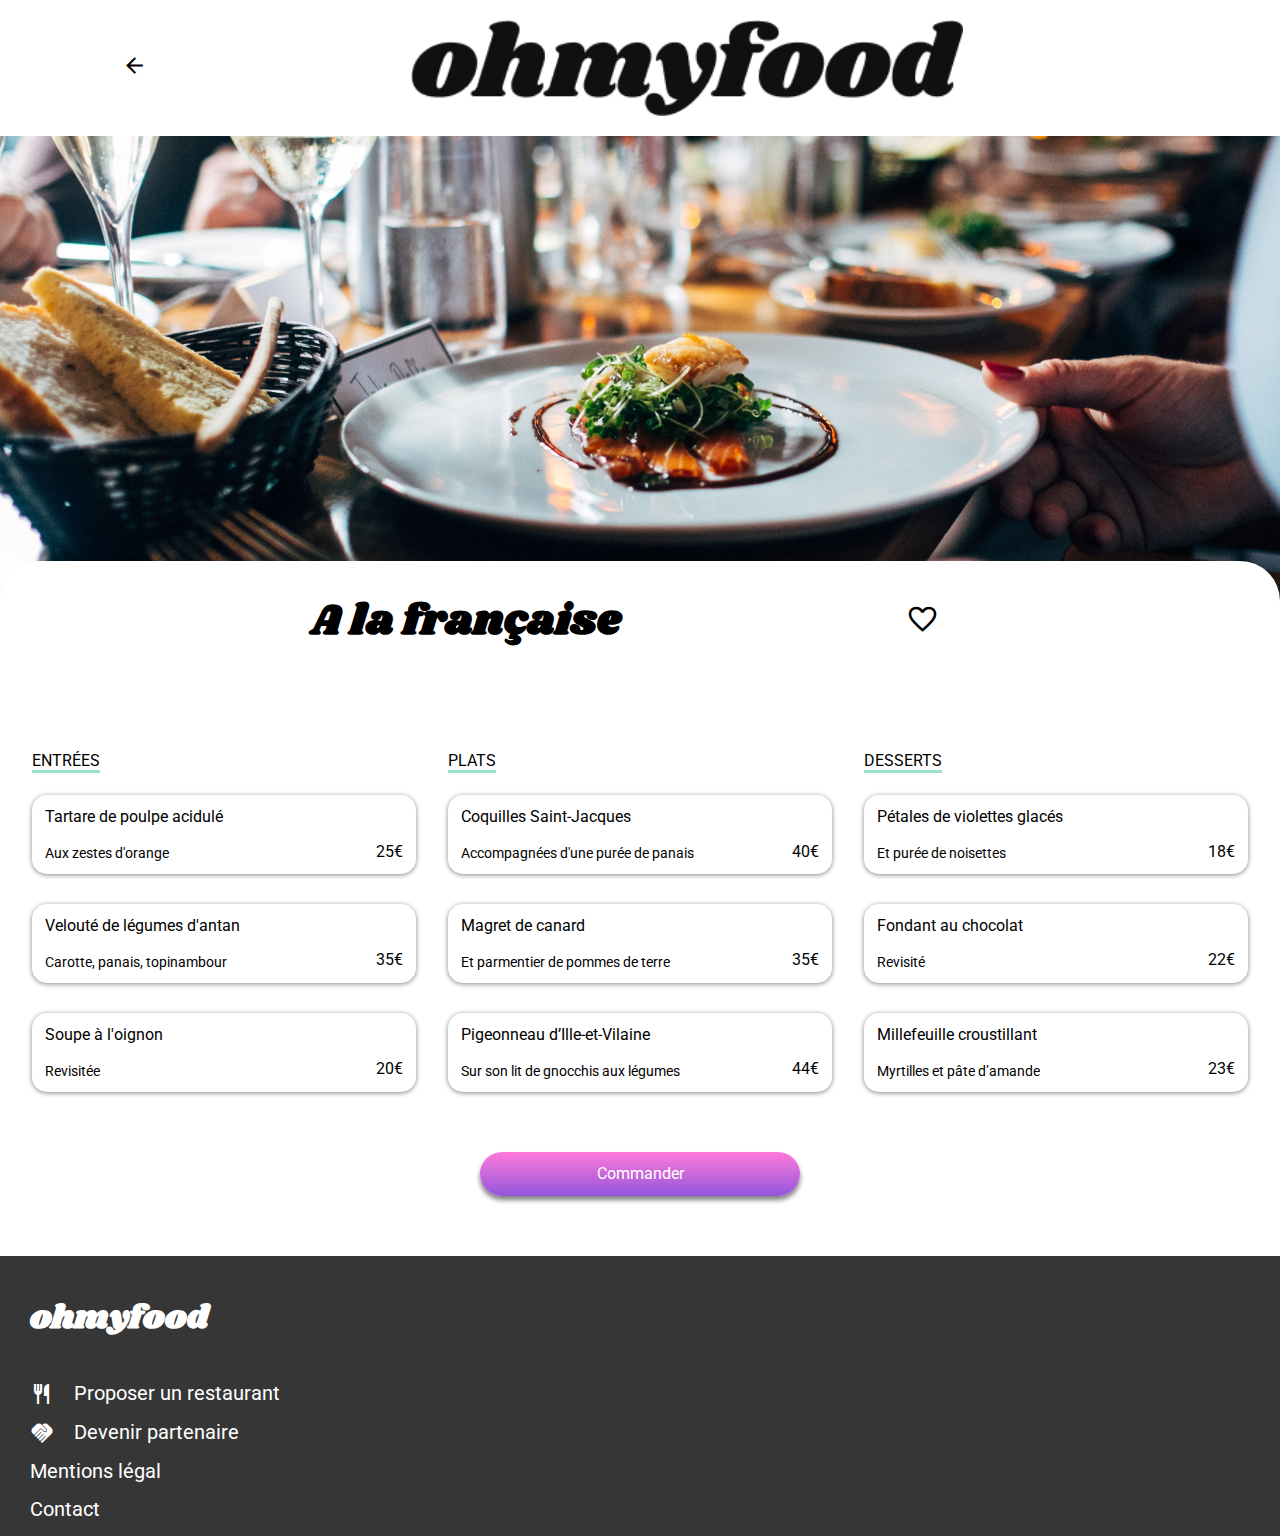
<file: Html/A-la-francaise.html>
<!DOCTYPE html>
<html lang="fr">

<head>
    <meta name="description" content="Ohmyfood! est une entreprise de commande de repas en ligne, composer votre propre menu et reduisez-votre temps d'attente dans les restaurants">
    <meta name="keywords" content="Manger, Restaurant, Repas, Menu, Gastronomie, Reservation, Paris">
    <meta http-equiv="X-UA-Compatible" content="IE=edge">
    <meta name="viewport" content="width=device-width, initial-scale=1.0">
    <meta charset="UTF-8">



    <link rel="stylesheet" href="../Css/Normalize.css">
    <link rel="stylesheet" href="../Css/A-la-francaise.css">
    <link rel="stylesheet" href="https://fonts.googleapis.com/css2?family=Material+Symbols+Outlined:opsz,wght,FILL,GRAD@20..48,100..700,0..1,-50..200" />
    <link rel="stylesheet" href="https://fonts.googleapis.com/css2?family=Material+Symbols+Outlined:opsz,wght,FILL,GRAD@48,500,0,200" />
    <link rel="stylesheet" href="https://fonts.googleapis.com/css2?family=Material+Symbols+Outlined:opsz,wght,FILL,GRAD@48,500,1,200" />
    <link href="https://fonts.googleapis.com/css2?family=Roboto:ital,wght@0,100;0,300;0,400;0,500;0,700;0,900;1,100;1,300;1,400;1,500;1,700;1,900&amp;family=Shrikhand&amp;display=swap" rel="stylesheet">
    <link rel="shortcut icon" href="../Maquettes-Ohmyfood/images/logo/logo-onglet.webp">

    <title>A la française</title>
</head>

<body>
    <div class="page-loading">
        <span class="loader loader-circles"></span>
    </div>
    <header class="header">
        <div class="justify-content-around">
            <a href="../index.html">
                <span class="material-symbols-outlined icone-fleche-gauche">arrow_back</span>
            </a>
            <img class="logo1" src="../Maquettes-Ohmyfood/images/logo/ohmyfood.png" alt="logo du site ohmyfood">
        </div>
        <div class="background-img">
            <img src="../Maquettes-Ohmyfood/images/restaurants/jay-wennington-N_Y88TWmGwA-unsplash.jpg"
                alt="Image de la palette du gout">
        </div>
    </header>

    <section>
        <div class="title-menu">
            <h2 class="font-familly-title">A la française</h2>
            <div>
                <div>
                    <span class="material-symbols-outlined heart">favorite</span>
                    <span class="material-symbols-outlined heart-two"> favorite</span>
                </div>
            </div>
        </div> 
        <div class="container">
            <div class="bloc-cards">
                <span class="border-bottom">ENTRÉES</span>
                <div>
                    <div>
                        <div class="custom-card ">
                            <div class="custom-card-content">
                                <div class="custom-card-text padding">
                                    <div>Tartare de poulpe acidulé</div>
                                    <br />
                                    <div class="text-ellipsis">Aux zestes d'orange</div>
                                </div>
                                <div class="custom-card-price margin-left padding">25€</div>
                                <div class="custom-card-check"><span class="material-symbols-outlined check-validation">check_circle</span></div>
                            </div>
                        </div>
                    </div>

                    <div>
                        <div class="custom-card ">
                            <div class="custom-card-content">
                                <div class="custom-card-text padding">
                                    <div>Velouté de légumes d'antan</div>
                                    <br />
                                    <div class="text-ellipsis">Carotte, panais, topinambour</div>
                                </div>
                                <div class="custom-card-price margin-left padding">35€</div>
                                <div class="custom-card-check"><span class="material-symbols-outlined check-validation">check_circle</span></div>
                            </div>
                        </div>
                    </div>

                    <div>
                        <div class="custom-card ">
                            <div class="custom-card-content">
                                <div class="custom-card-text padding">
                                    <div>Soupe à l'oignon</div>
                                    <br />
                                    <div class="text-ellipsis">Revisitée</div>
                                </div>
                                <div class="custom-card-price margin-left padding">20€</div>
                                <div class="custom-card-check"><span class="material-symbols-outlined check-validation">check_circle</span></div>
                            </div>
                        </div>
                    </div>
                </div>
            </div>

            <div class="bloc-cards">
                <div class="padding-top">
                    <span class="border-bottom">PLATS</span>
                </div>

                <div>
                    <div class="custom-card ">
                        <div class="custom-card-content">
                            <div class="custom-card-text padding">
                                <div>Coquilles Saint-Jacques</div>
                                <br />
                                <div class="text-ellipsis">Accompagnées d'une purée de panais</div>
                            </div>
                            <div class="custom-card-price margin-left padding">40€</div>
                            <div class="custom-card-check"><span class="material-symbols-outlined check-validation">check_circle</span></div>
                        </div>
                    </div>
                </div>

                <div>
                    <div class="custom-card ">
                        <div class="custom-card-content">
                            <div class="custom-card-text padding">
                                <div>Magret de canard</div>
                                <br />
                                <div class="text-ellipsis">Et parmentier de pommes de terre</div>
                            </div>
                            <div class="custom-card-price margin-left padding">35€</div>
                            <div class="custom-card-check"><span class="material-symbols-outlined check-validation">check_circle</span></div>
                        </div>
                    </div>
                </div>

                <div>
                    <div class="custom-card ">
                        <div class="custom-card-content">
                            <div class="custom-card-text padding">
                                <div>Pigeonneau d’Ille-et-Vilaine</div>
                                <br />
                                <div class="text-ellipsis">Sur son lit de gnocchis aux légumes</div>
                            </div>
                            <div class="custom-card-price margin-left padding">44€</div>
                            <div class="custom-card-check"><span class="material-symbols-outlined check-validation">check_circle</span></div>
                        </div>
                    </div>
                </div>
            </div>

            <div class="bloc-cards">
                <div class="padding-top">
                    <span class="border-bottom">DESSERTS</span>
                </div>

                <div>
                    <div class="custom-card ">
                        <div class="custom-card-content">
                            <div class="custom-card-text padding">
                                <div>Pétales de violettes glacés</div>
                                <br />
                                <div class="text-ellipsis">Et purée de noisettes</div>
                            </div>
                            <div class="custom-card-price margin-left padding">18€</div>
                            <div class="custom-card-check"><span class="material-symbols-outlined check-validation">check_circle</span></div>
                        </div>
                    </div>
                </div>

                <div>
                    <div class="custom-card ">
                        <div class="custom-card-content">
                            <div class="custom-card-text padding">
                                <div>Fondant au chocolat</div>
                                <br />
                                <div class="text-ellipsis">Revisité</div>
                            </div>
                            <div class="custom-card-price margin-left padding">22€</div>
                            <div class="custom-card-check"><span class="material-symbols-outlined check-validation">check_circle</span></div>
                        </div>
                    </div>
                </div>

                <div>
                    <div class="custom-card ">
                        <div class="custom-card-content">
                            <div class="custom-card-text padding">
                                <div>Millefeuille croustillant</div>
                                <br />
                                <div class="text-ellipsis">Myrtilles et pâte d’amande</div>
                            </div>
                            <div class="custom-card-price margin-left padding">23€</div>
                            <div class="custom-card-check"><span class="material-symbols-outlined check-validation">check_circle</span></div>
                        </div>
                    </div>
                </div>
            </div>
        </div>
        <div class="justify-content-center">
            <input class="btn-section1" type="button" value="Commander">
        </div>
    </section>

    <footer>
        <div class="bloc-footer">
            <h4 class="title-footer">ohmyfood</h4>
            <ul>
                <li class="margin-bottom">
                    <a href="#" class="color">
                        <div class="footer-lien-one justify-content-align-items-center">
                            <span class="material-symbols-outlined">restaurant</span>
                            <div class="padding-a-gauche">Proposer un restaurant</div>
                        </div>
                    </a>
                </li>
                <li class="margin-bottom">
                    <a href="#" class="color">
                        <div class="footer-lien-two justify-content-align-items-center">
                            <span class="material-symbols-outlined partenariat">handshake</span>
                            <div class="padding-a-gauche">Devenir partenaire</div>
                        </div>
                    </a>
                </li>
                <li class="margin-bottom"> <a href="#" class="color"> Mentions légal </a></li>
                <li class="margin-bottom"> <a href="mailto:Ohmyfood@gmail.com" target="_blank" class="color"> Contact </a></li>
            </ul>
        </div>
    </footer>
</body>
</html>
</file>
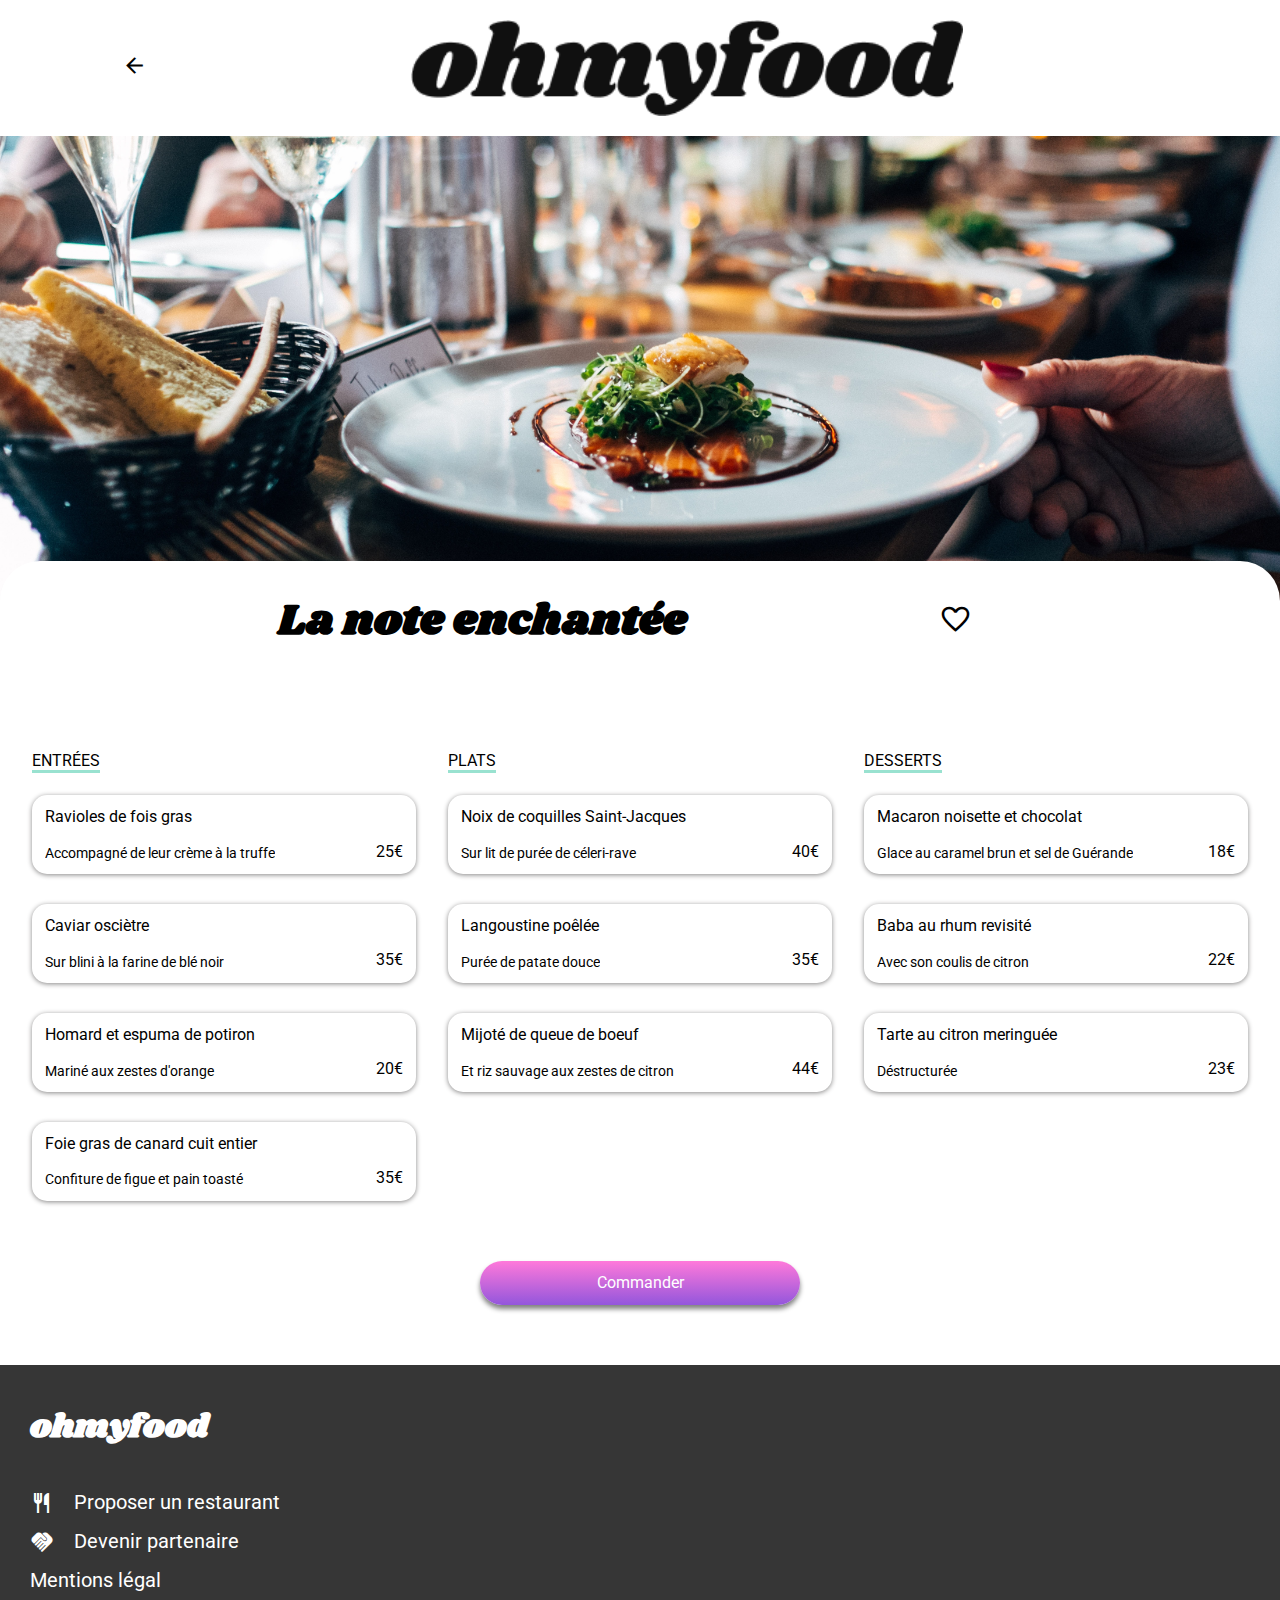
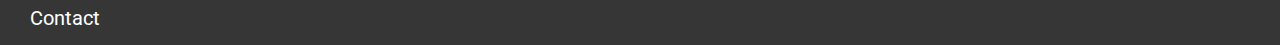
<file: Html/La-note-enchantée.html>
<!DOCTYPE html>
<html lang="fr">

<head>
    <meta name="description" content="Ohmyfood! est une entreprise de commande de repas en ligne, composer votre propre menu et reduisez-votre temps d'attente dans les restaurants">
    <meta name="keywords" content="Manger, Restaurant, Repas, Menu, Gastronomie, Reservation, Paris">
    <meta http-equiv="X-UA-Compatible" content="IE=edge">
    <meta name="viewport" content="width=device-width, initial-scale=1.0">
    <meta charset="UTF-8">



    <link rel="stylesheet" href="../Css/Normalize.css">
    <link rel="stylesheet" href="../Css/Note-enchanteestyle.css">
    <link rel="stylesheet" href="https://fonts.googleapis.com/css2?family=Material+Symbols+Outlined:opsz,wght,FILL,GRAD@20..48,100..700,0..1,-50..200" />
    <link rel="stylesheet" href="https://fonts.googleapis.com/css2?family=Material+Symbols+Outlined:opsz,wght,FILL,GRAD@48,500,0,200" />
    <link rel="stylesheet" href="https://fonts.googleapis.com/css2?family=Material+Symbols+Outlined:opsz,wght,FILL,GRAD@48,500,1,200" />
    <link href="https://fonts.googleapis.com/css2?family=Roboto:ital,wght@0,100;0,300;0,400;0,500;0,700;0,900;1,100;1,300;1,400;1,500;1,700;1,900&amp;family=Shrikhand&amp;display=swap" rel="stylesheet">
    <link rel="shortcut icon" href="../Maquettes-Ohmyfood/images/logo/logo-onglet.webp">

    <title>La Note-enchantée</title>
</head>

<body>
    <div class="page-loading">
        <span class="loader loader-circles"></span>
    </div>
    <header class="header">
        <div class="justify-content-around">
            <a href="../index.html">
                <span class="material-symbols-outlined icone-fleche-gauche">arrow_back</span>
            </a>
            <img class="logo1" src="../Maquettes-Ohmyfood/images/logo/ohmyfood.png" alt=" logo du site ohmyfood">
        </div>
        <div class="background-img">
            <img src="../Maquettes-Ohmyfood/images/restaurants/jay-wennington-N_Y88TWmGwA-unsplash.jpg"
                alt="Image de la palette du gout">
        </div>
    </header>

    <section>
        <div class="title-menu">
            <h2 class="font-familly-title">La note enchantée</h2>
            <div>
                <div>
                    <span class="material-symbols-outlined heart">favorite</span>
                    <span class="material-symbols-outlined heart-two"> favorite</span>
                </div>
            </div>
        </div>

        <div class="container">
            <div class="bloc-cards">
                <span class="border-bottom">ENTRÉES</span>
                <div>
                    <div>
                        <div class="custom-card ">
                            <div class="custom-card-content">
                                <div class="custom-card-text padding">
                                    <div>Ravioles de fois gras</div>
                                    <br />
                                    <div class="text-ellipsis">Accompagné de leur crème à la truffe</div>
                                </div>
                                <div class="custom-card-price margin-left padding">25€</div>
                                <div class="custom-card-check"><span class="material-symbols-outlined check-validation">check_circle</span></div>
                            </div>
                        </div>
                    </div>

                    <div>
                        <div class="custom-card ">
                            <div class="custom-card-content">
                                <div class="custom-card-text padding">
                                    <div>Caviar osciètre</div>
                                    <br />
                                    <div class="text-ellipsis">Sur blini à la farine de blé noir</div>
                                </div>
                                <div class="custom-card-price margin-left padding">35€</div>
                                <div class="custom-card-check"><span class="material-symbols-outlined check-validation">check_circle</span></div>
                            </div>
                        </div>
                    </div>

                    <div>
                        <div class="custom-card ">
                            <div class="custom-card-content">
                                <div class="custom-card-text padding">
                                    <div>Homard et espuma de potiron</div>
                                    <br />
                                    <div class="text-ellipsis">Mariné aux zestes d'orange</div>
                                </div>
                                <div class="custom-card-price margin-left padding">20€</div>
                                <div class="custom-card-check"><span class="material-symbols-outlined check-validation">check_circle</span></div>
                            </div>
                        </div>
                    </div>

                    <div>
                        <div class="custom-card ">
                            <div class="custom-card-content">
                                <div class="custom-card-text padding">
                                    <div>Foie gras de canard cuit entier</div>
                                    <br />
                                    <div class="text-ellipsis">Confiture de figue et pain toasté</div>
                                </div>
                                <div class="custom-card-price margin-left padding">35€</div>
                                <div class="custom-card-check"><span class="material-symbols-outlined check-validation">check_circle</span></div>
                            </div>
                        </div>
                    </div>
                </div>
            </div>

            <div class="bloc-cards">
                <div class="padding-top">
                    <span class="border-bottom">PLATS</span>
                </div>

                <div>
                    <div class="custom-card ">
                        <div class="custom-card-content">
                            <div class="custom-card-text padding">
                                <div>Noix de coquilles Saint-Jacques</div>
                                <br />
                                <div class="text-ellipsis">Sur lit de purée de céleri-rave</div>
                            </div>
                            <div class="custom-card-price margin-left padding">40€</div>
                            <div class="custom-card-check"><span class="material-symbols-outlined check-validation">check_circle</span></div>
                        </div>
                    </div>
                </div>

                <div>
                    <div class="custom-card ">
                        <div class="custom-card-content">
                            <div class="custom-card-text padding">
                                <div>Langoustine poêlée</div>
                                <br />
                                <div class="text-ellipsis">Purée de patate douce</div>
                            </div>
                            <div class="custom-card-price margin-left padding">35€</div>
                            <div class="custom-card-check"><span class="material-symbols-outlined check-validation">check_circle</span></div>
                        </div>
                    </div>
                </div>

                <div>
                    <div class="custom-card ">
                        <div class="custom-card-content">
                            <div class="custom-card-text padding">
                                <div>Mijoté de queue de boeuf</div>
                                <br />
                                <div class="text-ellipsis">Et riz sauvage aux zestes de citron</div>
                            </div>
                            <div class="custom-card-price margin-left padding">44€</div>
                            <div class="custom-card-check"><span class="material-symbols-outlined check-validation">check_circle</span></div>
                        </div>
                    </div>
                </div>
            </div>

            <div class="bloc-cards">
                <div class="padding-top">
                    <span class="border-bottom">DESSERTS</span>
                </div>

                <div>
                    <div class="custom-card ">
                        <div class="custom-card-content">
                            <div class="custom-card-text padding">
                                <div>Macaron noisette et chocolat</div>
                                <br />
                                <div class="text-ellipsis">Glace au caramel brun et sel de Guérande</div>
                            </div>
                            <div class="custom-card-price margin-left padding">18€</div>
                            <div class="custom-card-check"><span class="material-symbols-outlined check-validation">check_circle</span></div>
                        </div>
                    </div>
                </div>

                <div>
                    <div class="custom-card ">
                        <div class="custom-card-content">
                            <div class="custom-card-text padding">
                                <div>Baba au rhum revisité</div>
                                <br />
                                <div class="text-ellipsis">Avec son coulis de citron</div>
                            </div>
                            <div class="custom-card-price margin-left padding">22€</div>
                            <div class="custom-card-check"><span class="material-symbols-outlined check-validation">check_circle</span></div>
                        </div>
                    </div>
                </div>

                <div>
                    <div class="custom-card ">
                        <div class="custom-card-content">
                            <div class="custom-card-text padding">
                                <div>Tarte au citron meringuée</div>
                                <br />
                                <div class="text-ellipsis">Déstructurée</div>
                            </div>
                            <div class="custom-card-price margin-left padding">23€</div>
                            <div class="custom-card-check"><span class="material-symbols-outlined check-validation">check_circle</span></div>
                        </div>
                    </div>
                </div>
            </div>
        </div>
        <div class="justify-content-center">
            <input class="btn-section1" type="button" value="Commander">
        </div>

    </section>

    <footer>
        <div class="bloc-footer">
            <h4 class="title-footer">ohmyfood</h4>
            <ul>
                <li class="margin-bottom">
                    <a href="#" class="color">
                        <div class="footer-lien-one justify-content-align-items-center">
                            <span class="material-symbols-outlined">restaurant</span>
                            <div class="padding-a-gauche">Proposer un restaurant</div>
                        </div>
                    </a>
                </li>
                <li class="margin-bottom">
                    <a href="#" class="color">
                        <div class="footer-lien-two justify-content-align-items-center">
                            <span class="material-symbols-outlined partenariat">handshake</span>
                            <div class="padding-a-gauche">Devenir partenaire</div>
                        </div>
                    </a>
                </li>
                <li class="margin-bottom"> <a href="#" class="color"> Mentions légal </a></li>
                <li class="margin-bottom"> <a href="mailto:Ohmyfood@gmail.com" target="_blank" class="color"> Contact </a></li>
            </ul>
        </div>
    </footer>
</body>
</html>
</file>
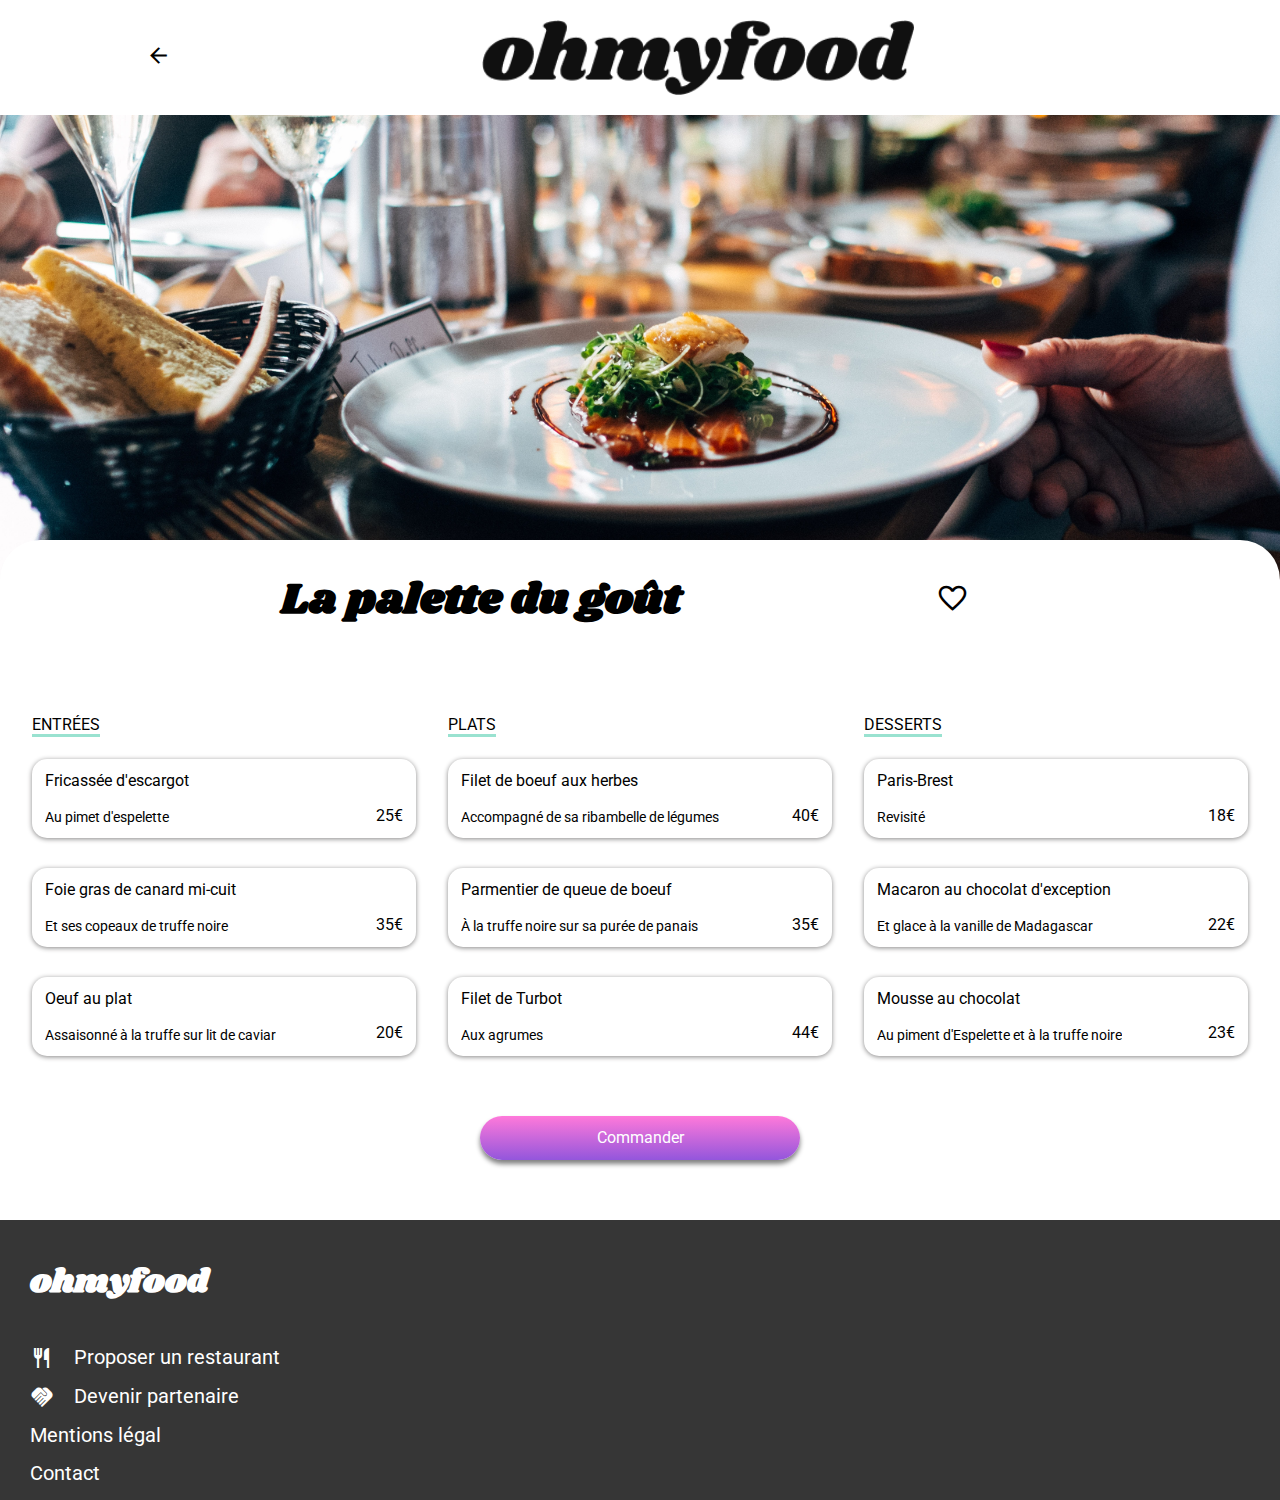
<file: Html/La-palette-du-gout.html>
<!DOCTYPE html>
<html lang="fr">

<head>
    <meta name="description" content="Ohmyfood! est une entreprise de commande de repas en ligne, composer votre propre menu et reduisez-votre temps d'attente dans les restaurants">
    <meta name="keywords" content="Manger, Restaurant, Repas, Menu, Gastronomie, Reservation, Paris">
    <meta http-equiv="X-UA-Compatible" content="IE=edge">
    <meta name="viewport" content="width=device-width, initial-scale=1.0">
    <meta charset="UTF-8">



    <link rel="stylesheet" href="../Css/Normalize.css">
    <link rel="stylesheet" href="../Css/palette-du-gout-style.css">
    <link rel="stylesheet" href="https://fonts.googleapis.com/css2?family=Material+Symbols+Outlined:opsz,wght,FILL,GRAD@20..48,100..700,0..1,-50..200" />
    <link rel="stylesheet" href="https://fonts.googleapis.com/css2?family=Material+Symbols+Outlined:opsz,wght,FILL,GRAD@48,500,0,200" />
    <link rel="stylesheet" href="https://fonts.googleapis.com/css2?family=Material+Symbols+Outlined:opsz,wght,FILL,GRAD@48,500,1,200" />
    <link href="https://fonts.googleapis.com/css2?family=Roboto:ital,wght@0,100;0,300;0,400;0,500;0,700;0,900;1,100;1,300;1,400;1,500;1,700;1,900&amp;family=Shrikhand&amp;display=swap" rel="stylesheet">
    <link rel="shortcut icon" href="../Maquettes-Ohmyfood/images/logo/logo-onglet.webp">

    <title>La palette-du-gout</title>
</head>

<body>
    <div class="page-loading">
        <span class="loader loader-circles"></span>
    </div>
    <header class="header">
        <div class="justify-content-around">
            <a href="../index.html">
                <span class="material-symbols-outlined icone-fleche-gauche">arrow_back</span>
            </a>
            <img class="logo1" src="../Maquettes-Ohmyfood/images/logo/ohmyfood.png" alt=" logo du site ohmyfood">
        </div>
        <div class="background-img">
            <img src="../Maquettes-Ohmyfood/images/restaurants/jay-wennington-N_Y88TWmGwA-unsplash.jpg"
                alt="Image de la palette du gout">
        </div>
    </header>

    <section>
        <div class="title-menu">
            <h2 class="font-familly-title">La palette du goût</h2>
            <div>
                <div>
                    <span class="material-symbols-outlined heart">favorite</span>
                    <span class="material-symbols-outlined heart-two"> favorite</span>
                </div>
            </div>
        </div>

        <div class="container">
            <div class="bloc-cards">
                <span class="border-bottom">ENTRÉES</span>
                <div>
                    <div>
                        <div class="custom-card ">
                            <div class="custom-card-content">
                                <div class="custom-card-text padding">
                                    <div>Fricassée d'escargot</div>
                                    <br />
                                    <div class="text-ellipsis">Au pimet d'espelette</div>
                                </div>
                                <div class="custom-card-price margin-left padding">25€</div>
                                <div class="custom-card-check"><span class="material-symbols-outlined check-validation">check_circle</span></div>
                            </div>
                        </div>
                    </div>

                    <div>
                        <div class="custom-card ">
                            <div class="custom-card-content">
                                <div class="custom-card-text padding">
                                    <div>Foie gras de canard mi-cuit</div>
                                    <br />
                                    <div class="text-ellipsis">Et ses copeaux de truffe noire</div>
                                </div>
                                <div class="custom-card-price margin-left padding">35€</div>
                                <div class="custom-card-check"><span class="material-symbols-outlined check-validation">check_circle</span></div>
                            </div>
                        </div>
                    </div>

                    <div>
                        <div class="custom-card ">
                            <div class="custom-card-content">
                                <div class="custom-card-text padding">
                                    <div>Oeuf au plat</div>
                                    <br />
                                    <div class="text-ellipsis">Assaisonné à la truffe sur lit de caviar</div>
                                </div>
                                <div class="custom-card-price margin-left padding">20€</div>
                                <div class="custom-card-check"><span class="material-symbols-outlined check-validation">check_circle</span></div>
                            </div>
                        </div>
                    </div>
                </div>
            </div>

            <div class="bloc-cards">
                <div class="padding-top">
                    <span class="border-bottom">PLATS</span>
                </div>

                <div>
                    <div class="custom-card ">
                        <div class="custom-card-content">
                            <div class="custom-card-text padding">
                                <div>Filet de boeuf aux herbes</div>
                                <br />
                                <div class="text-ellipsis">Accompagné de sa ribambelle de légumes</div>
                            </div>
                            <div class="custom-card-price margin-left padding">40€</div>
                            <div class="custom-card-check"><span class="material-symbols-outlined check-validation">check_circle</span></div>
                        </div>
                    </div>
                </div>

                <div>
                    <div class="custom-card ">
                        <div class="custom-card-content">
                            <div class="custom-card-text padding">
                                <div>Parmentier de queue de boeuf</div>
                                <br />
                                <div class="text-ellipsis">À la truffe noire sur sa purée de panais</div>
                            </div>
                            <div class="custom-card-price margin-left padding">35€</div>
                            <div class="custom-card-check"><span class="material-symbols-outlined check-validation">check_circle</span></div>
                        </div>
                    </div>
                </div>

                <div>
                    <div class="custom-card ">
                        <div class="custom-card-content">
                            <div class="custom-card-text padding">
                                <div>Filet de Turbot</div>
                                <br />
                                <div class="text-ellipsis">Aux agrumes</div>
                            </div>
                            <div class="custom-card-price margin-left padding">44€</div>
                            <div class="custom-card-check"><span class="material-symbols-outlined check-validation">check_circle</span></div>
                        </div>
                    </div>
                </div>
            </div>

            <div class="bloc-cards">
                <div class="padding-top">
                    <span class="border-bottom">DESSERTS</span>
                </div>

                <div>
                    <div class="custom-card ">
                        <div class="custom-card-content">
                            <div class="custom-card-text padding">
                                <div>Paris-Brest</div>
                                <br />
                                <div class="text-ellipsis">Revisité</div>
                            </div>
                            <div class="custom-card-price margin-left padding">18€</div>
                            <div class="custom-card-check"><span class="material-symbols-outlined check-validation">check_circle</span></div>
                        </div>
                    </div>
                </div>

                <div>
                    <div class="custom-card ">
                        <div class="custom-card-content">
                            <div class="custom-card-text padding">
                                <div>Macaron au chocolat d'exception</div>
                                <br />
                                <div class="text-ellipsis">Et glace à la vanille de Madagascar</div>
                            </div>
                            <div class="custom-card-price margin-left padding">22€</div>
                            <div class="custom-card-check"><span class="material-symbols-outlined check-validation">check_circle</span></div>
                        </div>
                    </div>
                </div>

                <div>
                    <div class="custom-card ">
                        <div class="custom-card-content">
                            <div class="custom-card-text padding">
                                <div>Mousse au chocolat</div>
                                <br />
                                <div class="text-ellipsis">Au piment d'Espelette et à la truffe noire</div>
                            </div>
                            <div class="custom-card-price margin-left padding">23€</div>
                            <div class="custom-card-check"><span class="material-symbols-outlined check-validation">check_circle</span></div>
                        </div>
                    </div>
                </div>
            </div>
        </div>
        <div class="justify-content-center">
            <input class="btn-section1" type="button" value="Commander">
        </div>
    </section>

    <footer>
        <div class="bloc-footer">
            <h4 class="title-footer">ohmyfood</h4>
            <ul>
                <li class="margin-bottom">
                    <a href="#" class="color">
                        <div class="footer-lien-one justify-content-align-items-center">
                            <span class="material-symbols-outlined">restaurant</span>
                            <div class="padding-a-gauche">Proposer un restaurant</div>
                        </div>
                    </a>
                </li>
                <li class="margin-bottom">
                    <a href="#" class="color">
                        <div class="footer-lien-two justify-content-align-items-center">
                            <span class="material-symbols-outlined partenariat">handshake</span>
                            <div class="padding-a-gauche">Devenir partenaire</div>
                        </div>
                    </a>
                </li>
                <li class="margin-bottom"> <a href="#" class="color"> Mentions légal </a></li>
                <li class="margin-bottom"> <a href="mailto:Ohmyfood@gmail.com" target="_blank" class="color"> Contact </a></li>
            </ul>
        </div>
    </footer>
</body>
</html>
</file>
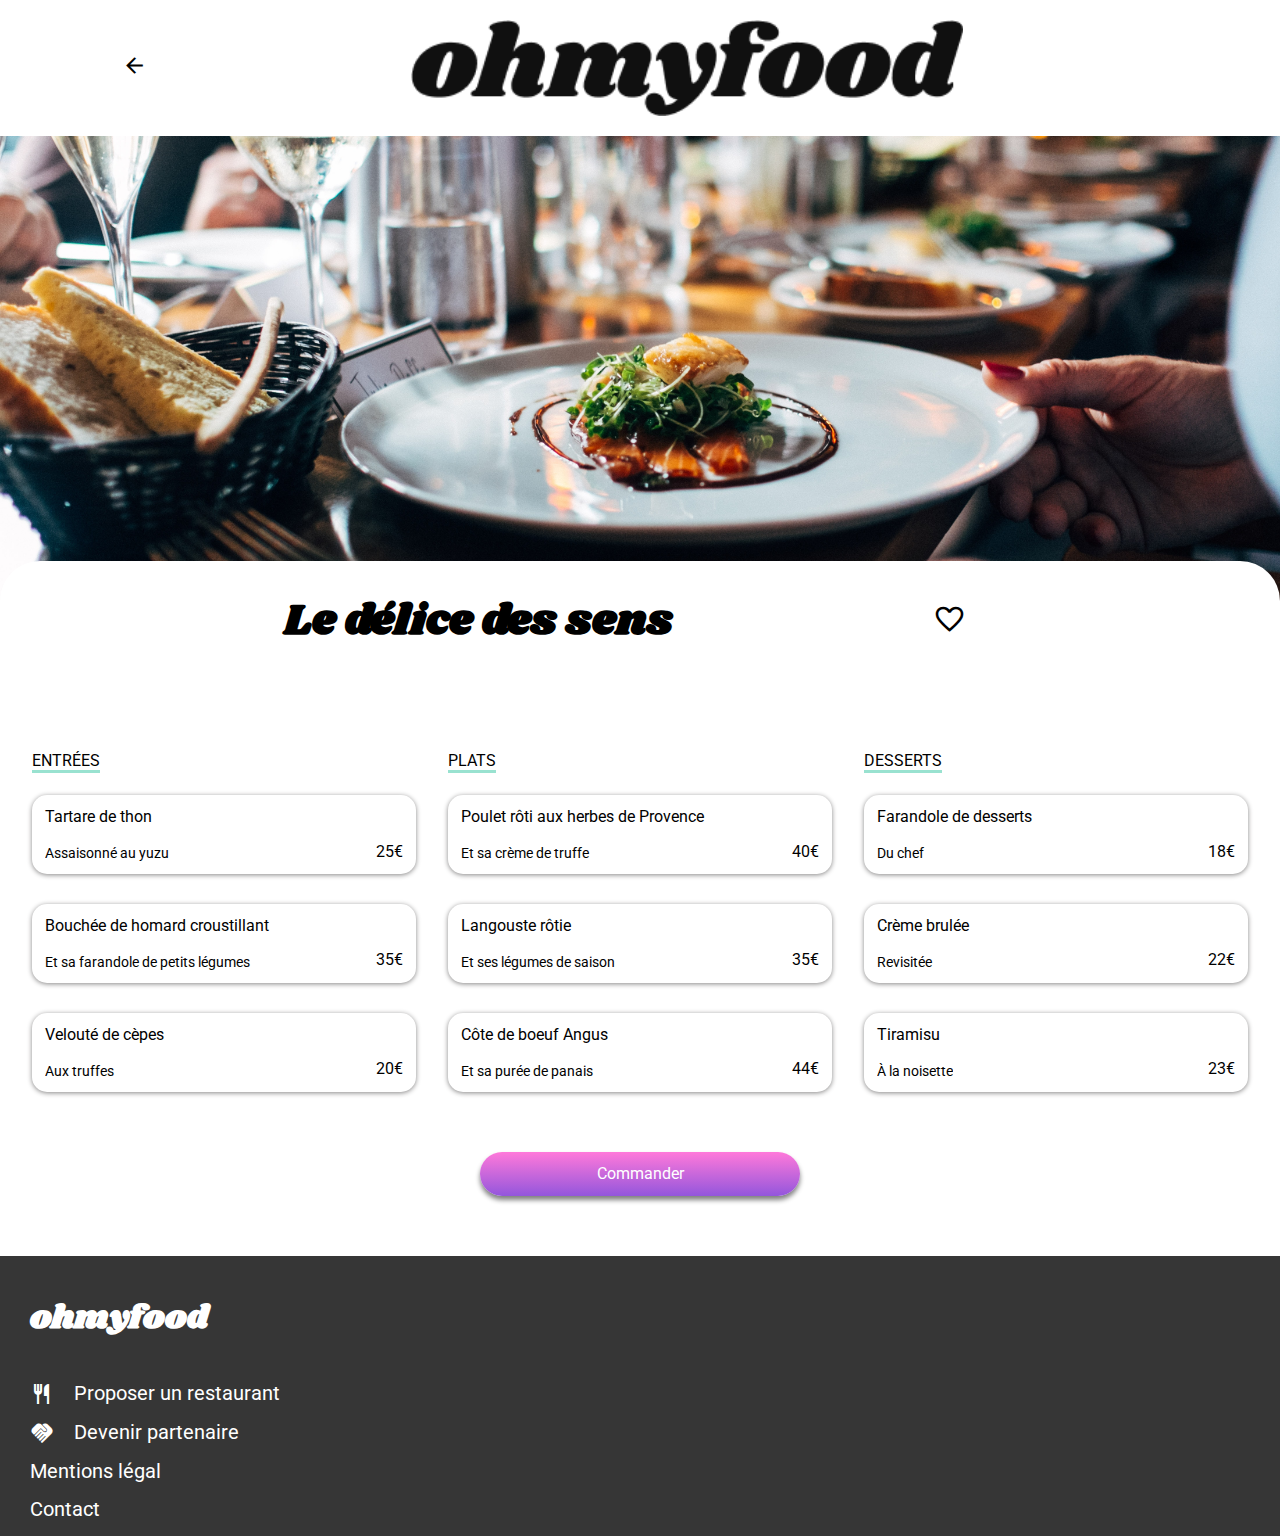
<file: Html/Le-delice-des-sens.html>
<!DOCTYPE html>
<html lang="fr">

<head>
    <meta name="description" content="Ohmyfood! est une entreprise de commande de repas en ligne, composer votre propre menu et reduisez-votre temps d'attente dans les restaurants">
    <meta name="keywords" content="Manger, Restaurant, Repas, Menu, Gastronomie, Reservation, Paris">
    <meta http-equiv="X-UA-Compatible" content="IE=edge">
    <meta name="viewport" content="width=device-width, initial-scale=1.0">
    <meta charset="UTF-8">



    <link rel="stylesheet" href="../Css/Normalize.css">
    <link rel="stylesheet" href="../Css/delice-des-sens.css">
    <link rel="stylesheet" href="https://fonts.googleapis.com/css2?family=Material+Symbols+Outlined:opsz,wght,FILL,GRAD@20..48,100..700,0..1,-50..200" />
    <link rel="stylesheet" href="https://fonts.googleapis.com/css2?family=Material+Symbols+Outlined:opsz,wght,FILL,GRAD@48,500,0,200" />
    <link rel="stylesheet" href="https://fonts.googleapis.com/css2?family=Material+Symbols+Outlined:opsz,wght,FILL,GRAD@48,500,1,200" />
    <link href="https://fonts.googleapis.com/css2?family=Roboto:ital,wght@0,100;0,300;0,400;0,500;0,700;0,900;1,100;1,300;1,400;1,500;1,700;1,900&amp;family=Shrikhand&amp;display=swap" rel="stylesheet">
    <link rel="shortcut icon" href="../Maquettes-Ohmyfood/images/logo/logo-onglet.webp">

    <title>Le délice des sens</title>
</head>

<body>
    <div class="page-loading">
        <span class="loader loader-circles"></span>
    </div>
    <header class="header">
        <div class="justify-content-around">
            <a href="../index.html">
                <span class="material-symbols-outlined icone-fleche-gauche">arrow_back</span>
            </a>
            <img class="logo1" src="../Maquettes-Ohmyfood/images/logo/ohmyfood.png" alt="logo du site ohmyfood">
        </div>
        <div class="background-img">
            <img src="../Maquettes-Ohmyfood/images/restaurants/jay-wennington-N_Y88TWmGwA-unsplash.jpg"
                alt="Image de la palette du gout">
        </div>
    </header>

    <section>
        <div class="title-menu">
            <h2 class="font-familly-title">Le délice des sens </h2>
            <div>
                <div>
                    <span class="material-symbols-outlined heart">favorite</span>
                    <span class="material-symbols-outlined heart-two"> favorite</span>
                </div>
            </div>
        </div>

        <div class="container">
            <div class="bloc-cards">
                <span class="border-bottom">ENTRÉES</span>
                <div>
                    <div>
                        <div class="custom-card ">
                            <div class="custom-card-content">
                                <div class="custom-card-text padding">
                                    <div>Tartare de thon</div>
                                    <br />
                                    <div class="text-ellipsis">Assaisonné au yuzu</div>
                                </div>
                                <div class="custom-card-price margin-left padding">25€</div>
                                <div class="custom-card-check"><span class="material-symbols-outlined check-validation">check_circle</span></div>
                            </div>
                        </div>
                    </div>

                    <div>
                        <div class="custom-card ">
                            <div class="custom-card-content">
                                <div class="custom-card-text padding">
                                    <div>Bouchée de homard croustillant</div>
                                    <br />
                                    <div class="text-ellipsis">Et sa farandole de petits légumes</div>
                                </div>
                                <div class="custom-card-price margin-left padding">35€</div>
                                <div class="custom-card-check"><span class="material-symbols-outlined check-validation">check_circle</span></div>
                            </div>
                        </div>
                    </div>

                    <div>
                        <div class="custom-card ">
                            <div class="custom-card-content">
                                <div class="custom-card-text padding">
                                    <div>Velouté de cèpes</div>
                                    <br />
                                    <div class="text-ellipsis">Aux truffes</div>
                                </div>
                                <div class="custom-card-price margin-left padding">20€</div>
                                <div class="custom-card-check"><span class="material-symbols-outlined check-validation">check_circle</span></div>
                            </div>
                        </div>
                    </div>
                </div>
            </div>

            <div class="bloc-cards">
                <div class="padding-top">
                    <span class="border-bottom">PLATS</span>
                </div>

                <div>
                    <div class="custom-card ">
                        <div class="custom-card-content">
                            <div class="custom-card-text padding">
                                <div>Poulet rôti aux herbes de Provence</div>
                                <br />
                                <div class="text-ellipsis">Et sa crème de truffe</div>
                            </div>
                            <div class="custom-card-price margin-left padding">40€</div>
                            <div class="custom-card-check"><span class="material-symbols-outlined check-validation">check_circle</span></div>
                        </div>
                    </div>
                </div>

                <div>
                    <div class="custom-card ">
                        <div class="custom-card-content">
                            <div class="custom-card-text padding">
                                <div>Langouste rôtie</div>
                                <br />
                                <div class="text-ellipsis">Et ses légumes de saison</div>
                            </div>
                            <div class="custom-card-price margin-left padding">35€</div>
                            <div class="custom-card-check"><span class="material-symbols-outlined check-validation">check_circle</span></div>
                        </div>
                    </div>
                </div>

                <div>
                    <div class="custom-card ">
                        <div class="custom-card-content">
                            <div class="custom-card-text padding">
                                <div>Côte de boeuf Angus</div>
                                <br />
                                <div class="text-ellipsis">Et sa purée de panais</div>
                            </div>
                            <div class="custom-card-price margin-left padding">44€</div>
                            <div class="custom-card-check"><span class="material-symbols-outlined check-validation">check_circle</span></div>
                        </div>
                    </div>
                </div>
            </div>

            <div class="bloc-cards">
                <div class="padding-top">
                    <span class="border-bottom">DESSERTS</span>
                </div>

                <div>
                    <div class="custom-card ">
                        <div class="custom-card-content">
                            <div class="custom-card-text padding">
                                <div>Farandole de desserts</div>
                                <br />
                                <div class="text-ellipsis">Du chef</div>
                            </div>
                            <div class="custom-card-price margin-left padding">18€</div>
                            <div class="custom-card-check"><span class="material-symbols-outlined check-validation">check_circle</span></div>
                        </div>
                    </div>
                </div>

                <div>
                    <div class="custom-card ">
                        <div class="custom-card-content">
                            <div class="custom-card-text padding">
                                <div>Crème brulée</div>
                                <br />
                                <div class="text-ellipsis">Revisitée</div>
                            </div>
                            <div class="custom-card-price margin-left padding">22€</div>
                            <div class="custom-card-check"><span class="material-symbols-outlined check-validation">check_circle</span></div>
                        </div>
                    </div>
                </div>

                <div>
                    <div class="custom-card ">
                        <div class="custom-card-content">
                            <div class="custom-card-text padding">
                                <div>Tiramisu</div>
                                <br />
                                <div class="text-ellipsis">À la noisette</div>
                            </div>
                            <div class="custom-card-price margin-left padding">23€</div>
                            <div class="custom-card-check"><span class="material-symbols-outlined check-validation">check_circle</span></div>
                        </div>
                    </div>
                </div>
            </div>
        </div>
        <div class="justify-content-center">
            <input class="btn-section1" type="button" value="Commander">
        </div>

    </section>

    <footer>
        <div class="bloc-footer">
            <h4 class="title-footer">ohmyfood</h4>
            <ul>
                <li class="margin-bottom">
                    <a href="#" class="color">
                        <div class="footer-lien-one justify-content-align-items-center">
                            <span class="material-symbols-outlined">restaurant</span>
                            <div class="padding-a-gauche">Proposer un restaurant</div>
                        </div>
                    </a>
                </li>
                <li class="margin-bottom">
                    <a href="#" class="color">
                        <div class="footer-lien-two justify-content-align-items-center">
                            <span class="material-symbols-outlined  partenariat">handshake</span>
                            <div class="padding-a-gauche">Devenir partenaire</div>
                        </div>
                    </a>
                </li>
                <li class="margin-bottom"> <a href="#" class="color"> Mentions légal </a></li>
                <li class="margin-bottom"> <a href="mailto:Ohmyfood@gmail.com" target="_blank" class="color"> Contact </a></li>
            </ul>
        </div>
    </footer>
</body>

</html>
</file>
<file: Css/A-la-francaise.css>
.html,body {
    color: black;
    font-family: 'Roboto', sans-serif;
}
a {
    text-decoration: none;
    color: black;
}
ul {
    list-style: none;
    margin: 0;
    padding: 0;
}
.color {
    color: white;
}
/*modification des taille sur les élements de la page ainsi que les font-size */
.margin-left{
    margin-left: auto;
}
.margin-bottom {
    margin-bottom: 15px;
}
.padding {
    padding: 13px;
}
.padding-top {
    padding-top: 30px;
}
.padding-a-gauche{
    padding-left: 20px;
}
.border-bottom {
    border-bottom: 3px solid #99E2D0;
}
.font-familly-title {
    font-family: 'Shrikhand', cursive;
    font-size: 28px;
}
.font-size-logo {
    font-size: 25px;
}

/* modification des logos sur la page */
.icone-fleche-gauche{
    align-items: center;
    font-size: 25px !important;
}
.heart{
    font-size: 33px !important;
    position: absolute;
}
.heart-two{
    font-variation-settings:'FILL' 1,'wght' 700,'GRAD' 200,'opsz' 48;
    font-size: 33px !important;
    position: relative;
    opacity: 0;
}
.heart-two:hover{
    font-variation-settings:'FILL' 1,'wght' 700,'GRAD' 200,'opsz' 48;
    position: relative;
    transition: 400ms;
    cursor: pointer;
    opacity: 100%;
    background: linear-gradient(162deg, #ff79da 0%, #9356dc 100%);
    background-clip: text;
    -webkit-background-clip: text;
    -webkit-text-fill-color: transparent;
}
.check-validation{
    font-variation-settings:'FILL' 1,'wght' 400,'GRAD' 0,'opsz' 48;
      color: white;
      margin: auto;
      font-size: 35px !important;
}
/* fin des modifications sur les icones */


.display-none {
    display: none;
}
.flex-column {
    display: flex;
    flex-direction: column;
}
.justify-content-around {
    display: flex;
    align-items: center;
    justify-content: space-around;
    margin-right: 55px;
}
.justify-content-center {
    display: flex;
    justify-content: center;
}
.justify-content-align-items-center{
    display: flex;
    justify-content: flex-start;
    align-items: center;
}
.text-ellipsis{
    font-size: 14px;
    overflow: hidden;
    text-overflow: ellipsis;
}


@keyframes slidedown {
    from {
        transform: translateY(200px);
        opacity: 0%;
    }
    to {
        transform:translateY(0);
        opacity: 1;
    }    
}
.container {
    margin: 20px;
    box-shadow: inset 0 -2000px 10px 10px #fff;
    animation: slidedown 3s;
}
img {
    object-fit: cover;
    width: 100%;
    height: 100%;
}
.background-img {
    position: absolute;
    background-image: url(../Maquettes-Ohmyfood/images/restaurants/jay-wennington-N_Y88TWmGwA-unsplash.jpg);
    background-size: cover;
    background-position: 50% 0%;
    width: 100%;
    height: 270px;
}
.logo1 {
    width: 50%;
    height: auto;
    padding: 20px;
}
.img-menu {
    object-position: 50% 60%;
    object-fit: cover;
    width: 100%;
    height: 235px;
}
.title-menu {
    display: flex;
    align-items: center;
    justify-content: space-between;
    margin: 10px 55px 40px 25px;
}
section {
    position: relative;
    z-index: 1;
    border-top-left-radius: 40px;
    border-top-right-radius: 40px;
    background-color: white;
    margin-top: 215px;
}
.custom-card-content {
    display: flex;
    overflow: hidden;
    align-items: flex-end;
    justify-content: space-between;
    width: 100%;
    border-radius: 15px;
    box-shadow: 0px 1px 5px rgb(135, 134, 134);
    margin: 25px 0px 30px 0px;
}
.custom-card-check {
    width: 0;
}
.custom-card-content:hover .custom-card-check {
    display: flex;
    background-color: #99E2D0;
    width: 23%;
    height: 81px;
    transition: 800ms;
}
.custom-card-content:hover i.fa-solid.fa-circle-check {
    transition: transform 800ms ease;
    transform: rotate(360deg);
}
.custom-card-text{
    overflow: hidden;
    text-overflow: ellipsis;
    white-space: nowrap;
}
span.sous-titre {
    font-size: 19px;
    font-weight: 900;
    margin-bottom: 7px;
}
.btn-section1 {
    width: 60%;
    border: none;
    border-radius: 30px;
    color: white;
    background: linear-gradient(#FF79DA, #9356DC);
    padding: 13px;
    margin: 30px 0px 60px 0px;
    box-shadow: 0px 4px 5px grey;
}
input.btn-section1:hover {
    box-shadow: 0px 1px 15px grey;
    opacity: 0.9;
}

/*modification du bloc footer*/
footer {
    background: #0e0e0ed5;
    width: 100%;
    height: 100%;
}
h4.title-footer {
    font-size: 25px;
    font-family: 'Shrikhand', cursive;
    color: white;
}
.bloc-footer {
    display: flex;
    flex-direction: column;
    margin: 0px 25px 0px 30px;
}
.partenariat{
    font-variation-settings:'FILL' 1,'wght' 500,'GRAD' 200,'opsz' 48;
}

/*modification sur les differents écran*/
@media screen and (min-width: 550px){
    .justify-content-around {
        margin-right: 120px;
    }
    .title-menu{
        justify-content: space-evenly;
    }
    .font-familly-title {
        font-size: 40px;
    }
    .fa-regular.fa-heart {
        font-size: 40px;
        position: absolute;
    }
    .fa-solid.fa-heart {
        font-size: 40px;
        opacity: 0;
    }
    .background-img{
        height: 415px;
    }
    section{
        margin-top: 375px;
    }
    .btn-section1{
        width: 40%;
    }
}
@media screen and (min-width:900px) {
    .justify-content-around {
        margin-right: 175px;
    }
    .title-menu {
        justify-content: space-evenly;
    }
    .font-familly-title {
        font-family: 'Shrikhand', cursive;
        font-size: 43px;
    }
    .fa-regular.fa-heart {
        font-size: 40px;
    }
    .fa-solid.fa-heart {
        font-size: 40px;
    }
    .background-img{
        height: 475px;
    }
    section{
        margin-top: 425px;
    }
    .btn-section1{
        width: 30%;
    }
    
}
@media screen and (min-width:950px) {
    i.fa-solid.fa-arrow-left {
        font-size: 30px;
    }
    .container{
        display: flex;
        justify-content: space-evenly;
        align-items: baseline;
        margin: 0;
        width: 100%;
    }
    .bloc-cards{
        width: 30%;
    }
    .btn-section1 {
        width: 25%;
    }
    h4.title-footer{
        font-size: 33px;
    }
    ul{
        font-size: 20px;
    }
}
</file>
<file: Css/Note-enchanteestyle.css>
.html,body {
    color: black;
    font-family: 'Roboto', sans-serif;
}
a {
    text-decoration: none;
    color: black;
}
ul {
    list-style: none;
    margin: 0;
    padding: 0;
}
.color {
    color: white;
}
/*modification des taille sur les élements de la page ainsi que les font-size */
.margin-left{
    margin-left: auto;
}
.margin-bottom {
    margin-bottom: 15px;
}
.padding {
    padding: 13px;
}
.padding-top {
    padding-top: 30px;
}
.padding-a-gauche{
    padding-left: 20px;
}
.border-bottom {
    border-bottom: 3px solid #99E2D0;
}
.font-familly-title {
    font-family: 'Shrikhand', cursive;
    font-size: 28px;
}
.font-size-logo {
    font-size: 25px;
}

/* modification des logos sur la page */
.icone-fleche-gauche{
    align-items: center;
    font-size: 25px !important;
}
.heart{
    font-size: 33px !important;
    position: absolute;
}
.heart-two{
    font-variation-settings:'FILL' 1,'wght' 700,'GRAD' 200,'opsz' 48;
    font-size: 33px !important;
    position: relative;
    opacity: 0;
}
.heart-two:hover{
    font-variation-settings:'FILL' 1,'wght' 700,'GRAD' 200,'opsz' 48;
    position: relative;
    transition: 400ms;
    cursor: pointer;
    opacity: 100%;
    background: linear-gradient(162deg, #ff79da 0%, #9356dc 100%);
    background-clip: text;
    -webkit-background-clip: text;
    -webkit-text-fill-color: transparent;
}
.check-validation{
    font-variation-settings:'FILL' 1,'wght' 400,'GRAD' 0,'opsz' 48;
      color: white;
      margin: auto;
      font-size: 35px !important;
}
/* fin des modifications sur les icones */


.display-none {
    display: none;
}
.flex-column {
    display: flex;
    flex-direction: column;
}
.justify-content-around {
    display: flex;
    align-items: center;
    justify-content: space-around;
    margin-right: 55px;
}
.justify-content-center {
    display: flex;
    justify-content: center;
}
.justify-content-align-items-center{
    display: flex;
    justify-content: flex-start;
    align-items: center;
}
.text-ellipsis{
    font-size: 14px;
    overflow: hidden;
    text-overflow: ellipsis;
}


@keyframes slidedown {
    from {
        transform: translateY(200px);
        opacity: 0%;
    }
    to {
        transform:translateY(0);
        opacity: 1;
    }    
}
.container {
    margin: 20px;
    box-shadow: inset 0 -2000px 10px 10px #fff;
    animation: slidedown 3s;
}
img {
    object-fit: cover;
    width: 100%;
    height: 100%;
}
.background-img {
    position: absolute;
    background-image: url(../Maquettes-Ohmyfood/images/restaurants/jay-wennington-N_Y88TWmGwA-unsplash.jpg);
    background-size: cover;
    background-position: 50% 0%;
    width: 100%;
    height: 270px;
}
.logo1 {
    width: 50%;
    height: auto;
    padding: 20px;
}
.img-menu {
    object-position: 50% 60%;
    object-fit: cover;
    width: 100%;
    height: 235px;
}
.title-menu {
    display: flex;
    align-items: center;
    justify-content: space-between;
    margin: 10px 55px 40px 25px;
}
section {
    position: relative;
    z-index: 1;
    border-top-left-radius: 40px;
    border-top-right-radius: 40px;
    background-color: white;
    margin-top: 215px;
}
.custom-card-content {
    display: flex;
    overflow: hidden;
    align-items: flex-end;
    justify-content: space-between;
    width: 100%;
    border-radius: 15px;
    box-shadow: 0px 1px 5px rgb(135, 134, 134);
    margin: 25px 0px 30px 0px;
}
.custom-card-check {
    width: 0;
}
.custom-card-content:hover .custom-card-check {
    display: flex;
    background-color: #99E2D0;
    width: 23%;
    height: 81px;
    transition: 800ms;
}
.custom-card-content:hover i.fa-solid.fa-circle-check {
    transition: transform 800ms ease;
    transform: rotate(360deg);
}
.custom-card-text{
    overflow: hidden;
    text-overflow: ellipsis;
    white-space: nowrap;
}
span.sous-titre {
    font-size: 19px;
    font-weight: 900;
    margin-bottom: 7px;
}
.btn-section1 {
    width: 60%;
    border: none;
    border-radius: 30px;
    color: white;
    background: linear-gradient(#FF79DA, #9356DC);
    padding: 13px;
    margin: 30px 0px 60px 0px;
    box-shadow: 0px 4px 5px grey;
}
input.btn-section1:hover {
    box-shadow: 0px 1px 15px grey;
    opacity: 0.9;
}

/*modification du bloc footer*/
footer {
    background: #0e0e0ed5;
    width: 100%;
    height: 100%;
}
h4.title-footer {
    font-size: 25px;
    font-family: 'Shrikhand', cursive;
    color: white;
}
.bloc-footer {
    display: flex;
    flex-direction: column;
    margin: 0px 25px 0px 30px;
}
.partenariat{
    font-variation-settings:'FILL' 1,'wght' 500,'GRAD' 200,'opsz' 48;
}

/*modification sur les differents écran*/
@media screen and (min-width: 550px){
    .justify-content-around {
        margin-right: 120px;
    }
    .title-menu{
        justify-content: space-evenly;
    }
    .font-familly-title {
        font-size: 40px;
    }
    .fa-regular.fa-heart {
        font-size: 40px;
        position: absolute;
    }
    .fa-solid.fa-heart {
        font-size: 40px;
        opacity: 0;
    }
    .background-img{
        height: 415px;
    }
    section{
        margin-top: 375px;
    }
    .btn-section1{
        width: 40%;
    }
}
@media screen and (min-width:900px) {
    .justify-content-around {
        margin-right: 175px;
    }
    .title-menu {
        justify-content: space-evenly;
    }
    .font-familly-title {
        font-family: 'Shrikhand', cursive;
        font-size: 43px;
    }
    .fa-regular.fa-heart {
        font-size: 40px;
    }
    .fa-solid.fa-heart {
        font-size: 40px;
    }
    .background-img{
        height: 475px;
    }
    section{
        margin-top: 425px;
    }
    .btn-section1{
        width: 30%;
    }
    
}
@media screen and (min-width:950px) {
    i.fa-solid.fa-arrow-left {
        font-size: 30px;
    }
    .container{
        display: flex;
        justify-content: space-evenly;
        align-items: baseline;
        margin: 0;
        width: 100%;
    }
    .bloc-cards{
        width: 30%;
    }
    .btn-section1 {
        width: 25%;
    }
    h4.title-footer{
        font-size: 33px;
    }
    ul{
        font-size: 20px;
    }
}
</file>
<file: Css/palette-du-gout-style.css>
.html,body {
    color: black;
    font-family: 'Roboto', sans-serif;
}
a {
    text-decoration: none;
    color: black;
}
ul {
    list-style: none;
    margin: 0;
    padding: 0;
}
.color {
    color: white;
}

/*modification sur la taille des élements de la page et le font size */
.margin-left{
    margin-left: auto;
}
.margin-bottom {
    margin-bottom: 15px;
}
.padding {
    padding: 13px;
}
.padding-top {
    padding-top: 30px;
}
.padding-a-gauche{
    padding-left: 20px;
}
.border-bottom {
    border-bottom: 3px solid #99E2D0;
}
.font-familly-title {
    font-family: 'Shrikhand', cursive;
    font-size: 28px;
}
.font-size-logo {
    font-size: 25px;
}

/* modification des logos sur la page */
.icone-fleche-gauche{
    align-items: center;
    font-size: 25px !important;
}
.heart{
    font-size: 33px !important;
    position: absolute;
}
.heart-two{
    font-variation-settings:'FILL' 1,'wght' 700,'GRAD' 200,'opsz' 48;
    font-size: 33px !important;
    position: relative;
    opacity: 0;
}
.heart-two:hover{
    font-variation-settings:'FILL' 1,'wght' 700,'GRAD' 200,'opsz' 48;
    position: relative;
    transition: 400ms;
    cursor: pointer;
    opacity: 100%;
    background: linear-gradient(162deg, #ff79da 0%, #9356dc 100%);
    background-clip: text;
    -webkit-background-clip: text;
    -webkit-text-fill-color: transparent;
}
.check-validation{
  font-variation-settings:'FILL' 1,'wght' 400,'GRAD' 0,'opsz' 48;
    color: white;
    margin: auto;
    font-size: 35px !important;
}
/*fin des modifications des icones sur la page*/
/*modification en display& justify& align*/
.display-none {
    display: none;
}
.flex-column {
    display: flex;
    flex-direction: column;
}
.justify-content-around {
    display: flex;
    align-items: center;
    justify-content: space-around;
    margin-right: 55px;
}
.justify-content-align-items-center{
    display: flex;
    justify-content: flex-start;
    align-items: center;
}
.justify-content-center {
    display: flex;
    justify-content: center;
}
.text-ellipsis{
    font-size: 14px;
    overflow: hidden;
    text-overflow: ellipsis;
}

/* effet de transition bas en haut menu*/
@keyframes slidedown {
    from {
        transform: translateY(200px);
        opacity: 0%;
    }
    to {
        transform:translateY(0);
        opacity: 1;
    }    
}
.container {
    margin: 20px;
    box-shadow: inset 0 -2000px 10px 10px #fff;
    animation: slidedown 3s;
}
img {
    object-fit: cover;
    width: 100%;
    height: 100%;
}
.background-img {
    position: absolute;
    background-image: url(../Maquettes-Ohmyfood/images/restaurants/jay-wennington-N_Y88TWmGwA-unsplash.jpg);
    background-size: cover;
    background-position: 50% 0%;
    width: 100%;
    height: 270px;
}
.logo1 {
    width: 50%;
    height: auto;
    padding: 20px;
}
.img-menu {
    object-position: 50% 60%;
    object-fit: cover;
    width: 100%;
    height: 235px;
}
.title-menu {
    display: flex;
    align-items: center;
    justify-content: space-between;
    margin: 10px 55px 25px 25px;
}
section {
    position: relative;
    z-index: 1;
    border-top-left-radius: 40px;
    border-top-right-radius: 40px;
    background-color: white;
    margin-top: 215px;
}
.custom-card-content {
    display: flex;
    overflow: hidden;
    align-items: flex-end;
    justify-content: space-between;
    width: 100%;
    border-radius: 15px;
    box-shadow: 0px 1px 5px rgb(135, 134, 134);
    margin: 25px 0px 30px 0px;
}
.custom-card-check {
    width: 0;
}
.custom-card-content:hover .custom-card-check {
    display: flex;
    background-color: #99E2D0;
    width: 23%;
    height: 81px;
    transition: 800ms;
}
.custom-card-content:hover i.fa-solid.fa-circle-check {
    transition: transform 800ms ease;
    transform: rotate(360deg);
}
.custom-card-text{
    overflow: hidden;
    text-overflow: ellipsis;
    white-space: nowrap;
}
span.sous-titre {
    font-size: 19px;
    font-weight: 900;
    margin-bottom: 7px;
}
.btn-section1 {
    width: 50%;
    border: none;
    border-radius: 30px;
    color: white;
    background: linear-gradient(#FF79DA, #9356DC);
    padding: 13px;
    margin: 30px 0px 60px 0px;
    box-shadow: 0px 4px 5px grey;
}
input.btn-section1:hover {
    box-shadow: 0px 1px 15px grey;
    opacity: 0.9;
}

/* modification du bloc footer*/
footer {
    background: #0e0e0ed5;
    width: 100%;
    height: 100%;
}
h4.title-footer {
    font-size: 25px;
    font-family: 'Shrikhand', cursive;
    color: white;
}
.bloc-footer {
    display: flex;
    flex-direction: column;
    margin: 0px 25px 0px 30px;


}
.partenariat{
    font-variation-settings:'FILL' 1,'wght' 500,'GRAD' 200,'opsz' 48;
}

/*modification sur les tailles des différents écran*/
@media screen and (min-width: 550px){
    .justify-content-around {
        margin-right: 120px;
    }
    .title-menu{
        justify-content: space-evenly;
    }
    .font-familly-title {
        font-size: 40px;
    }
    .fa-regular.fa-heart {
        font-size: 40px;
        position: absolute;
    }
    .fa-solid.fa-heart {
        font-size: 40px;
        opacity: 0;
    }
    .background-img{
        height: 415px;
    }
    section{
        margin-top: 375px;
    }
    .btn-section1{
        width: 40%;
    }
}
@media screen and (min-width:900px) {
    .logo1{
        width: 40%;
    }
    .justify-content-around {
        margin-right: 200px;
    }
    .title-menu {
        justify-content: space-evenly;
    }
    .font-familly-title {
        font-family: 'Shrikhand', cursive;
        font-size: 43px;
    }
    .fa-regular.fa-heart {
        font-size: 40px;
    }
    .fa-solid.fa-heart {
        font-size: 40px;
    }
    .background-img{
        height: 475px;
    }
    section{
        margin-top: 425px;
    }
    .btn-section1{
        width: 30%;
    }
    
}
@media screen and (min-width:950px) {
    i.fa-solid.fa-arrow-left {
        font-size: 30px;
    }
    .container{
        display: flex;
        justify-content: space-evenly;
        align-items: baseline;
        margin: 0;
        width: 100%;
    }
    .bloc-cards{
        width: 30%;
    }
    .btn-section1 {
        width: 25%;
    }
    h4.title-footer{
        font-size: 33px;
    }
    ul{
        font-size: 20px;
    }
}
</file>
<file: Css/delice-des-sens.css>
.html,body {
    color: black;
    font-family: 'Roboto', sans-serif;
}
a {
    text-decoration: none;
    color: black;
}
ul {
    list-style: none;
    margin: 0;
    padding: 0;
}
.color {
    color: white;
}
/*modification des taille sur les élements de la page ainsi que les font-size */
.margin-left{
    margin-left: auto;
}
.margin-bottom {
    margin-bottom: 15px;
}
.padding {
    padding: 13px;
}
.padding-top {
    padding-top: 30px;
}
.padding-a-gauche{
    padding-left: 20px;
}
.border-bottom {
    border-bottom: 3px solid #99E2D0;
}
.font-familly-title {
    font-family: 'Shrikhand', cursive;
    font-size: 28px;
}
.font-size-logo {
    font-size: 25px;
}

/* modification des logos sur la page */
.icone-fleche-gauche{
    align-items: center;
    font-size: 25px !important;
}
.heart{
    font-size: 33px !important;
    position: absolute;
}
.heart-two{
    font-variation-settings:'FILL' 1,'wght' 700,'GRAD' 200,'opsz' 48;
    font-size: 33px !important;
    position: relative;
    opacity: 0;
}
.heart-two:hover{
    font-variation-settings:'FILL' 1,'wght' 700,'GRAD' 200,'opsz' 48;
    position: relative;
    transition: 400ms;
    cursor: pointer;
    opacity: 100%;
    background: linear-gradient(162deg, #ff79da 0%, #9356dc 100%);
    background-clip: text;
    -webkit-background-clip: text;
    -webkit-text-fill-color: transparent;
}
.check-validation{
    font-variation-settings:'FILL' 1,'wght' 400,'GRAD' 0,'opsz' 48;
      color: white;
      margin: auto;
      font-size: 35px !important;
}
/* fin des modifications sur les icones */


.display-none {
    display: none;
}
.flex-column {
    display: flex;
    flex-direction: column;
}
.justify-content-around {
    display: flex;
    align-items: center;
    justify-content: space-around;
    margin-right: 55px;
}
.justify-content-center {
    display: flex;
    justify-content: center;
}
.justify-content-align-items-center{
    display: flex;
    justify-content: flex-start;
    align-items: center;
}
.text-ellipsis{
    font-size: 14px;
    overflow: hidden;
    text-overflow: ellipsis;
}


@keyframes slidedown {
    from {
        transform: translateY(200px);
        opacity: 0%;
    }
    to {
        transform:translateY(0);
        opacity: 1;
    }    
}
.container {
    margin: 20px;
    box-shadow: inset 0 -2000px 10px 10px #fff;
    animation: slidedown 3s;
}
img {
    object-fit: cover;
    width: 100%;
    height: 100%;
}
.background-img {
    position: absolute;
    background-image: url(../Maquettes-Ohmyfood/images/restaurants/jay-wennington-N_Y88TWmGwA-unsplash.jpg);
    background-size: cover;
    background-position: 50% 0%;
    width: 100%;
    height: 270px;
}
.logo1 {
    width: 50%;
    height: auto;
    padding: 20px;
}
.img-menu {
    object-position: 50% 60%;
    object-fit: cover;
    width: 100%;
    height: 235px;
}
.title-menu {
    display: flex;
    align-items: center;
    justify-content: space-between;
    margin: 10px 55px 40px 25px;
}
section {
    position: relative;
    z-index: 1;
    border-top-left-radius: 40px;
    border-top-right-radius: 40px;
    background-color: white;
    margin-top: 215px;
}
.custom-card-content {
    display: flex;
    overflow: hidden;
    align-items: flex-end;
    justify-content: space-between;
    width: 100%;
    border-radius: 15px;
    box-shadow: 0px 1px 5px rgb(135, 134, 134);
    margin: 25px 0px 30px 0px;
}
.custom-card-check {
    width: 0;
}
.custom-card-content:hover .custom-card-check {
    display: flex;
    background-color: #99E2D0;
    width: 23%;
    height: 81px;
    transition: 800ms;
}
.custom-card-content:hover i.fa-solid.fa-circle-check {
    transition: transform 800ms ease;
    transform: rotate(360deg);
}
.custom-card-text{
    overflow: hidden;
    text-overflow: ellipsis;
    white-space: nowrap;
}
span.sous-titre {
    font-size: 19px;
    font-weight: 900;
    margin-bottom: 7px;
}
.btn-section1 {
    width: 60%;
    border: none;
    border-radius: 30px;
    color: white;
    background: linear-gradient(#FF79DA, #9356DC);
    padding: 13px;
    margin: 30px 0px 60px 0px;
    box-shadow: 0px 4px 5px grey;
}
input.btn-section1:hover {
    box-shadow: 0px 1px 15px grey;
    opacity: 0.9;
}

/*modification du bloc footer*/
footer {
    background: #0e0e0ed5;
    width: 100%;
    height: 100%;
}
h4.title-footer {
    font-size: 25px;
    font-family: 'Shrikhand', cursive;
    color: white;
}
.bloc-footer {
    display: flex;
    flex-direction: column;
    margin: 0px 25px 0px 30px;
}
.partenariat{
    font-variation-settings:'FILL' 1,'wght' 500,'GRAD' 200,'opsz' 48;
}

/*modification sur les differents écran*/
@media screen and (min-width: 550px){
    .justify-content-around {
        margin-right: 120px;
    }
    .title-menu{
        justify-content: space-evenly;
    }
    .font-familly-title {
        font-size: 40px;
    }
    .fa-regular.fa-heart {
        font-size: 40px;
        position: absolute;
    }
    .fa-solid.fa-heart {
        font-size: 40px;
        opacity: 0;
    }
    .background-img{
        height: 415px;
    }
    section{
        margin-top: 375px;
    }
    .btn-section1{
        width: 40%;
    }
}
@media screen and (min-width:900px) {
    .justify-content-around {
        margin-right: 175px;
    }
    .title-menu {
        justify-content: space-evenly;
    }
    .font-familly-title {
        font-family: 'Shrikhand', cursive;
        font-size: 43px;
    }
    .fa-regular.fa-heart {
        font-size: 40px;
    }
    .fa-solid.fa-heart {
        font-size: 40px;
    }
    .background-img{
        height: 475px;
    }
    section{
        margin-top: 425px;
    }
    .btn-section1{
        width: 30%;
    }
    
}
@media screen and (min-width:950px) {
    i.fa-solid.fa-arrow-left {
        font-size: 30px;
    }
    .container{
        display: flex;
        justify-content: space-evenly;
        align-items: baseline;
        margin: 0;
        width: 100%;
    }
    .bloc-cards{
        width: 30%;
    }
    .btn-section1 {
        width: 25%;
    }
    h4.title-footer{
        font-size: 33px;
    }
    ul{
        font-size: 20px;
    }
}
</file>
